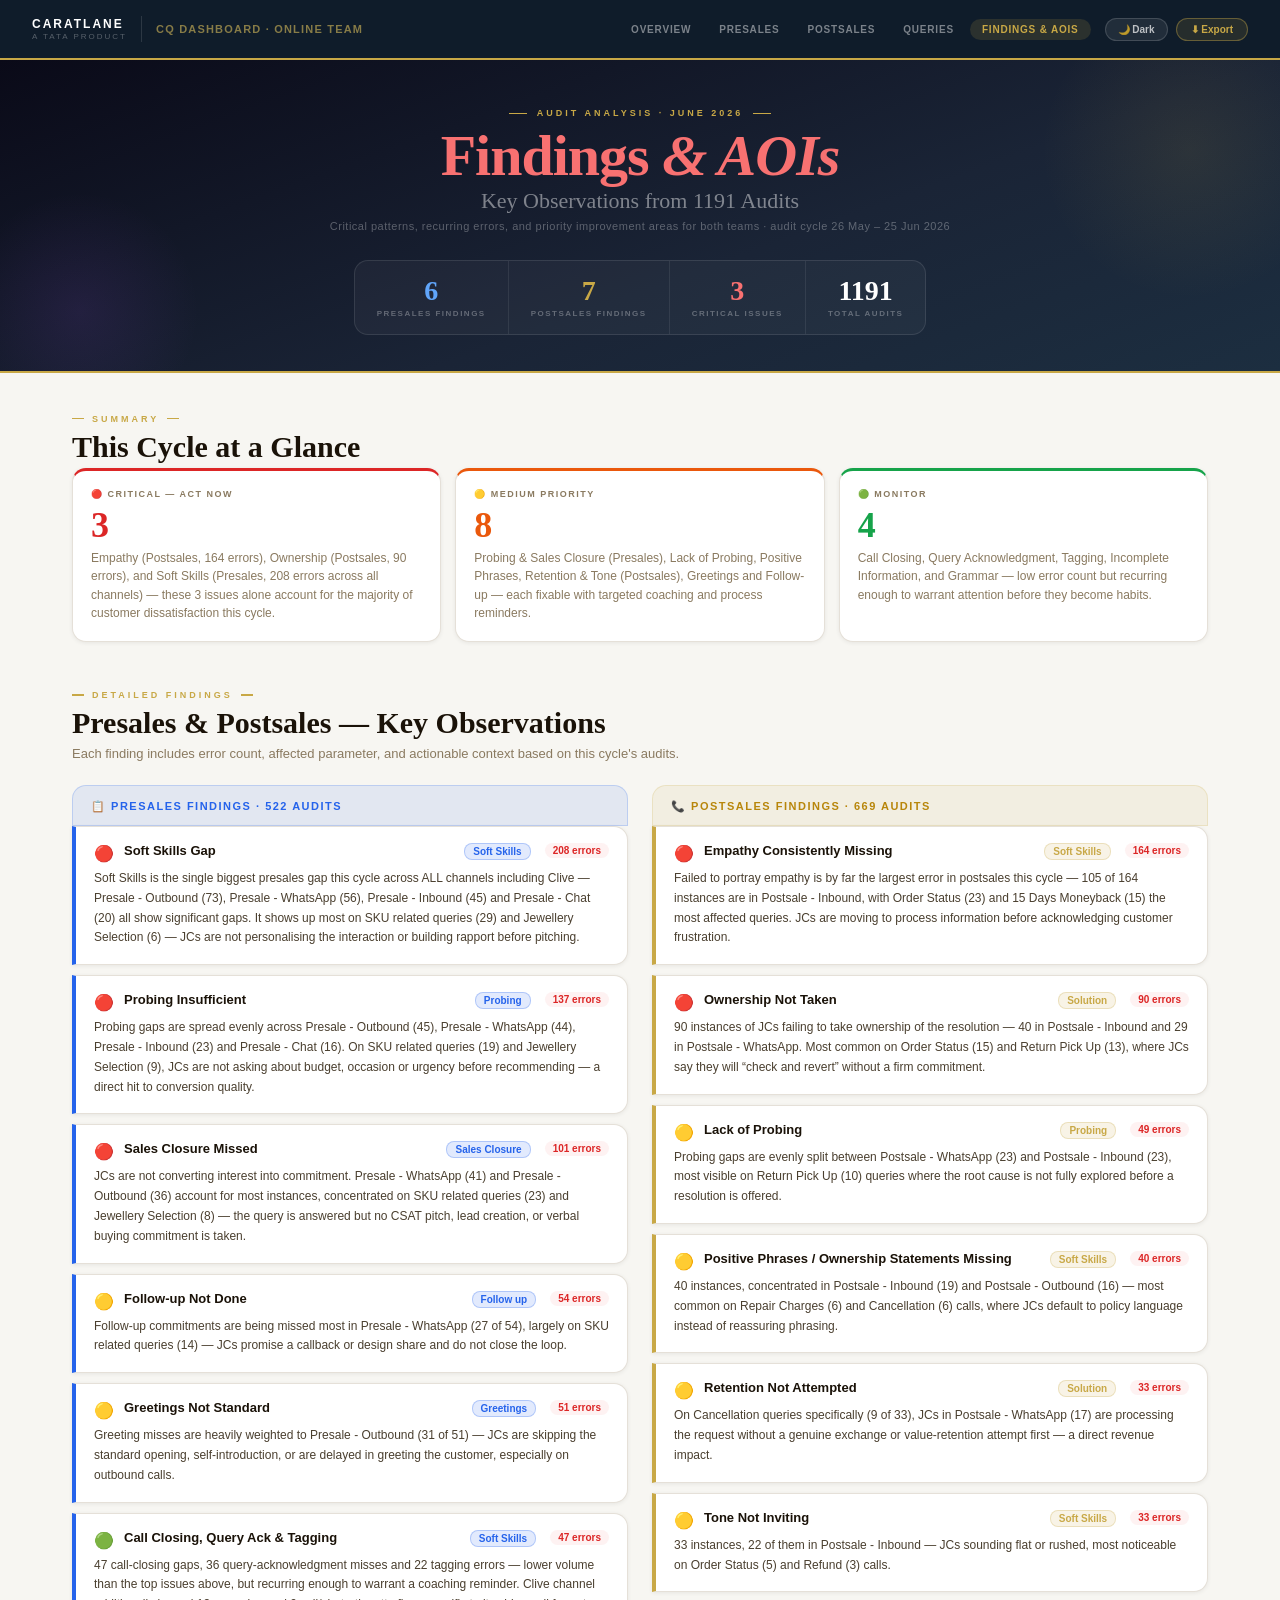
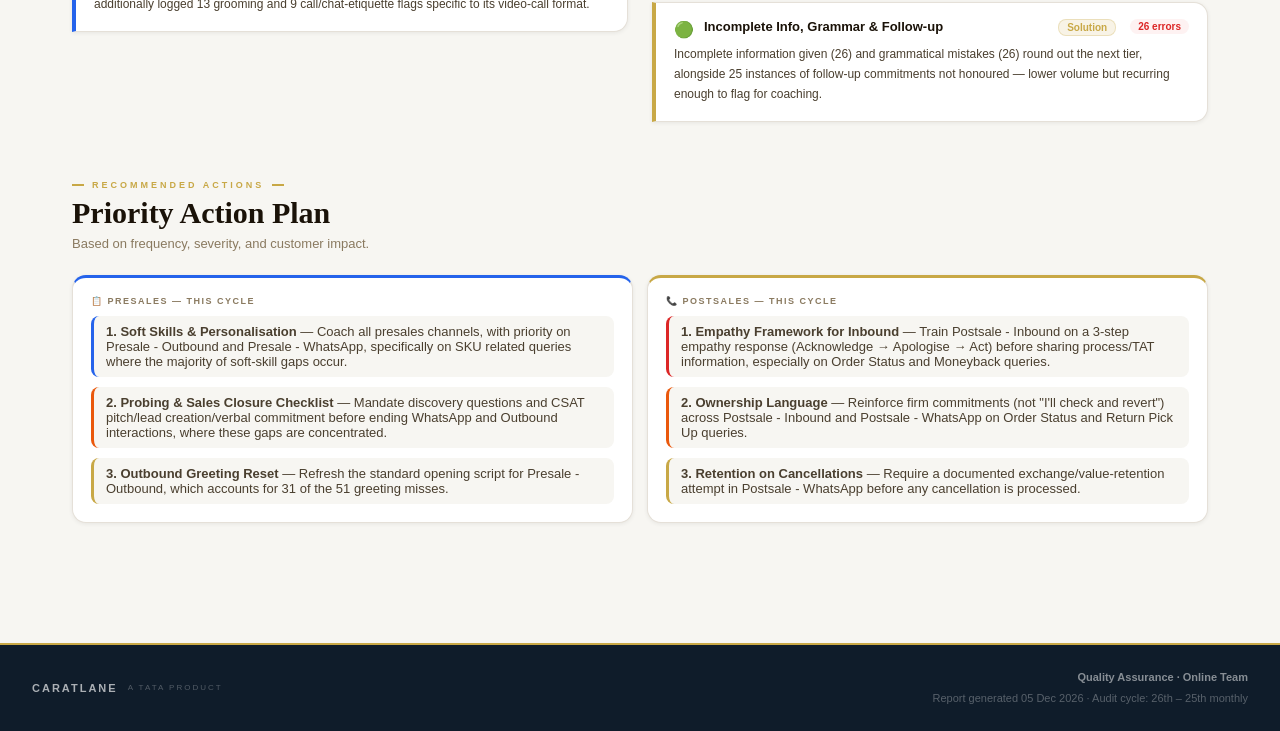
<file: findings.html>
<!DOCTYPE html>
<html lang="en" data-theme="light">
<head>
<meta charset="UTF-8"><meta name="viewport" content="width=device-width,initial-scale=1.0">
<title>Findings & AOIs · June 2026</title>
<link rel="stylesheet" href="theme.css">
<script src="data.js"></script><script src="utils.js"></script>
</head>
<body>
<div id="hdr-mount"></div>
<div class="page-hero">
  <div class="hero-glow"></div><div class="hero-glow2"></div>
  <div class="hero-inner">
    <div class="hero-ey">Audit Analysis · June 2026</div>
    <div class="hero-ttl" style="color:#f87171;">Findings <em>&amp; AOIs</em></div>
    <div class="hero-date">Key Observations from 1191 Audits</div>
    <div class="hero-sub">Critical patterns, recurring errors, and priority improvement areas for both teams · audit cycle 26 May – 25 Jun 2026</div>
    <div class="hero-stats">
      <div class="hs"><div class="hs-val blue" data-cu="6">6</div><div class="hs-lbl">Presales Findings</div></div>
      <div class="hs"><div class="hs-val gold" data-cu="7">7</div><div class="hs-lbl">Postsales Findings</div></div>
      <div class="hs"><div class="hs-val red" data-cu="3">3</div><div class="hs-lbl">Critical Issues</div></div>
      <div class="hs"><div class="hs-val white" data-cu="1191">1191</div><div class="hs-lbl">Total Audits</div></div>
    </div>
  </div>
</div>
<div class="main">

  <!-- SUMMARY CALLOUT -->
  <div class="sec">
    <div class="sec-ey">Summary</div>
    <div class="sec-ttl">This Cycle at a Glance</div>
    <div class="ig3">
      <div class="ic red"><div class="ic-lbl">🔴 Critical — Act Now</div><div class="ic-val red">3</div><div class="ic-sub">Empathy (Postsales, 164 errors), Ownership (Postsales, 90 errors), and Soft Skills (Presales, 208 errors across all channels) — these 3 issues alone account for the majority of customer dissatisfaction this cycle.</div></div>
      <div class="ic orange"><div class="ic-lbl">🟡 Medium Priority</div><div class="ic-val orange">8</div><div class="ic-sub">Probing &amp; Sales Closure (Presales), Lack of Probing, Positive Phrases, Retention &amp; Tone (Postsales), Greetings and Follow-up — each fixable with targeted coaching and process reminders.</div></div>
      <div class="ic green"><div class="ic-lbl">🟢 Monitor</div><div class="ic-val green">4</div><div class="ic-sub">Call Closing, Query Acknowledgment, Tagging, Incomplete Information, and Grammar — low error count but recurring enough to warrant attention before they become habits.</div></div>
    </div>
  </div>

  <!-- FINDINGS SIDE BY SIDE -->
  <div class="sec">
    <div class="sec-ey">Detailed Findings</div>
    <div class="sec-ttl">Presales &amp; Postsales — Key Observations</div>
    <div class="sec-sub">Each finding includes error count, affected parameter, and actionable context based on this cycle's audits.</div>
    <div style="display:grid;grid-template-columns:1fr 1fr;gap:24px;">
      <div>
        <div style="background:#2563eb18;border:1.5px solid #2563eb33;border-radius:14px 14px 0 0;padding:14px 18px 12px;margin-bottom:0;">
          <div style="font-size:11px;font-weight:700;letter-spacing:1.5px;text-transform:uppercase;color:#2563eb;">📋 PRESALES FINDINGS · 522 Audits</div>
        </div>
        <div class="finding-card" style="--fc:#2563eb;">
      <div class="finding-top">
        <span class="finding-icon">🔴</span>
        <span class="finding-ttl">Soft Skills Gap</span>
        <span class="finding-tag" style="background:#2563eb22;color:#2563eb;border:1px solid #2563eb44;">Soft Skills</span>
        <span class="finding-cnt">208 errors</span>
      </div>
      <div class="finding-txt">Soft Skills is the single biggest presales gap this cycle across ALL channels including Clive — Presale - Outbound (73), Presale - WhatsApp (56), Presale - Inbound (45) and Presale - Chat (20) all show significant gaps. It shows up most on SKU related queries (29) and Jewellery Selection (6) — JCs are not personalising the interaction or building rapport before pitching.</div>
    </div>
<div class="finding-card" style="--fc:#2563eb;">
      <div class="finding-top">
        <span class="finding-icon">🔴</span>
        <span class="finding-ttl">Probing Insufficient</span>
        <span class="finding-tag" style="background:#2563eb22;color:#2563eb;border:1px solid #2563eb44;">Probing</span>
        <span class="finding-cnt">137 errors</span>
      </div>
      <div class="finding-txt">Probing gaps are spread evenly across Presale - Outbound (45), Presale - WhatsApp (44), Presale - Inbound (23) and Presale - Chat (16). On SKU related queries (19) and Jewellery Selection (9), JCs are not asking about budget, occasion or urgency before recommending — a direct hit to conversion quality.</div>
    </div>
<div class="finding-card" style="--fc:#2563eb;">
      <div class="finding-top">
        <span class="finding-icon">🔴</span>
        <span class="finding-ttl">Sales Closure Missed</span>
        <span class="finding-tag" style="background:#2563eb22;color:#2563eb;border:1px solid #2563eb44;">Sales Closure</span>
        <span class="finding-cnt">101 errors</span>
      </div>
      <div class="finding-txt">JCs are not converting interest into commitment. Presale - WhatsApp (41) and Presale - Outbound (36) account for most instances, concentrated on SKU related queries (23) and Jewellery Selection (8) — the query is answered but no CSAT pitch, lead creation, or verbal buying commitment is taken.</div>
    </div>
<div class="finding-card" style="--fc:#2563eb;">
      <div class="finding-top">
        <span class="finding-icon">🟡</span>
        <span class="finding-ttl">Follow-up Not Done</span>
        <span class="finding-tag" style="background:#2563eb22;color:#2563eb;border:1px solid #2563eb44;">Follow up</span>
        <span class="finding-cnt">54 errors</span>
      </div>
      <div class="finding-txt">Follow-up commitments are being missed most in Presale - WhatsApp (27 of 54), largely on SKU related queries (14) — JCs promise a callback or design share and do not close the loop.</div>
    </div>
<div class="finding-card" style="--fc:#2563eb;">
      <div class="finding-top">
        <span class="finding-icon">🟡</span>
        <span class="finding-ttl">Greetings Not Standard</span>
        <span class="finding-tag" style="background:#2563eb22;color:#2563eb;border:1px solid #2563eb44;">Greetings</span>
        <span class="finding-cnt">51 errors</span>
      </div>
      <div class="finding-txt">Greeting misses are heavily weighted to Presale - Outbound (31 of 51) — JCs are skipping the standard opening, self-introduction, or are delayed in greeting the customer, especially on outbound calls.</div>
    </div>
<div class="finding-card" style="--fc:#2563eb;">
      <div class="finding-top">
        <span class="finding-icon">🟢</span>
        <span class="finding-ttl">Call Closing, Query Ack &amp; Tagging</span>
        <span class="finding-tag" style="background:#2563eb22;color:#2563eb;border:1px solid #2563eb44;">Soft Skills</span>
        <span class="finding-cnt">47 errors</span>
      </div>
      <div class="finding-txt">47 call-closing gaps, 36 query-acknowledgment misses and 22 tagging errors — lower volume than the top issues above, but recurring enough to warrant a coaching reminder. Clive channel additionally logged 13 grooming and 9 call/chat-etiquette flags specific to its video-call format.</div>
    </div>
      </div>
      <div>
        <div style="background:#c8a84618;border:1.5px solid #c8a84633;border-radius:14px 14px 0 0;padding:14px 18px 12px;margin-bottom:0;">
          <div style="font-size:11px;font-weight:700;letter-spacing:1.5px;text-transform:uppercase;color:#b8860b;">📞 POSTSALES FINDINGS · 669 Audits</div>
        </div>
        <div class="finding-card" style="--fc:#c8a846;">
      <div class="finding-top">
        <span class="finding-icon">🔴</span>
        <span class="finding-ttl">Empathy Consistently Missing</span>
        <span class="finding-tag" style="background:#c8a84622;color:#c8a846;border:1px solid #c8a84644;">Soft Skills</span>
        <span class="finding-cnt">164 errors</span>
      </div>
      <div class="finding-txt">Failed to portray empathy is by far the largest error in postsales this cycle — 105 of 164 instances are in Postsale - Inbound, with Order Status (23) and 15 Days Moneyback (15) the most affected queries. JCs are moving to process information before acknowledging customer frustration.</div>
    </div>
<div class="finding-card" style="--fc:#c8a846;">
      <div class="finding-top">
        <span class="finding-icon">🔴</span>
        <span class="finding-ttl">Ownership Not Taken</span>
        <span class="finding-tag" style="background:#c8a84622;color:#c8a846;border:1px solid #c8a84644;">Solution</span>
        <span class="finding-cnt">90 errors</span>
      </div>
      <div class="finding-txt">90 instances of JCs failing to take ownership of the resolution — 40 in Postsale - Inbound and 29 in Postsale - WhatsApp. Most common on Order Status (15) and Return Pick Up (13), where JCs say they will “check and revert” without a firm commitment.</div>
    </div>
<div class="finding-card" style="--fc:#c8a846;">
      <div class="finding-top">
        <span class="finding-icon">🟡</span>
        <span class="finding-ttl">Lack of Probing</span>
        <span class="finding-tag" style="background:#c8a84622;color:#c8a846;border:1px solid #c8a84644;">Probing</span>
        <span class="finding-cnt">49 errors</span>
      </div>
      <div class="finding-txt">Probing gaps are evenly split between Postsale - WhatsApp (23) and Postsale - Inbound (23), most visible on Return Pick Up (10) queries where the root cause is not fully explored before a resolution is offered.</div>
    </div>
<div class="finding-card" style="--fc:#c8a846;">
      <div class="finding-top">
        <span class="finding-icon">🟡</span>
        <span class="finding-ttl">Positive Phrases / Ownership Statements Missing</span>
        <span class="finding-tag" style="background:#c8a84622;color:#c8a846;border:1px solid #c8a84644;">Soft Skills</span>
        <span class="finding-cnt">40 errors</span>
      </div>
      <div class="finding-txt">40 instances, concentrated in Postsale - Inbound (19) and Postsale - Outbound (16) — most common on Repair Charges (6) and Cancellation (6) calls, where JCs default to policy language instead of reassuring phrasing.</div>
    </div>
<div class="finding-card" style="--fc:#c8a846;">
      <div class="finding-top">
        <span class="finding-icon">🟡</span>
        <span class="finding-ttl">Retention Not Attempted</span>
        <span class="finding-tag" style="background:#c8a84622;color:#c8a846;border:1px solid #c8a84644;">Solution</span>
        <span class="finding-cnt">33 errors</span>
      </div>
      <div class="finding-txt">On Cancellation queries specifically (9 of 33), JCs in Postsale - WhatsApp (17) are processing the request without a genuine exchange or value-retention attempt first — a direct revenue impact.</div>
    </div>
<div class="finding-card" style="--fc:#c8a846;">
      <div class="finding-top">
        <span class="finding-icon">🟡</span>
        <span class="finding-ttl">Tone Not Inviting</span>
        <span class="finding-tag" style="background:#c8a84622;color:#c8a846;border:1px solid #c8a84644;">Soft Skills</span>
        <span class="finding-cnt">33 errors</span>
      </div>
      <div class="finding-txt">33 instances, 22 of them in Postsale - Inbound — JCs sounding flat or rushed, most noticeable on Order Status (5) and Refund (3) calls.</div>
    </div>
<div class="finding-card" style="--fc:#c8a846;">
      <div class="finding-top">
        <span class="finding-icon">🟢</span>
        <span class="finding-ttl">Incomplete Info, Grammar &amp; Follow-up</span>
        <span class="finding-tag" style="background:#c8a84622;color:#c8a846;border:1px solid #c8a84644;">Solution</span>
        <span class="finding-cnt">26 errors</span>
      </div>
      <div class="finding-txt">Incomplete information given (26) and grammatical mistakes (26) round out the next tier, alongside 25 instances of follow-up commitments not honoured — lower volume but recurring enough to flag for coaching.</div>
    </div>
      </div>
    </div>
  </div>

  <!-- ACTION PLAN -->
  <div class="sec">
    <div class="sec-ey">Recommended Actions</div>
    <div class="sec-ttl">Priority Action Plan</div>
    <div class="sec-sub">Based on frequency, severity, and customer impact.</div>
    <div class="ig2">
      <div class="ic blue">
        <div class="ic-lbl">📋 Presales — This Cycle</div>
        <div style="margin-top:10px;display:flex;flex-direction:column;gap:10px;">
          <div style="font-size:13px;color:var(--txt2);padding:8px 12px;background:var(--body);border-radius:8px;border-left:3px solid var(--blue);"><strong>1. Soft Skills &amp; Personalisation</strong> — Coach all presales channels, with priority on Presale - Outbound and Presale - WhatsApp, specifically on SKU related queries where the majority of soft-skill gaps occur.</div>
          <div style="font-size:13px;color:var(--txt2);padding:8px 12px;background:var(--body);border-radius:8px;border-left:3px solid var(--orange);"><strong>2. Probing &amp; Sales Closure Checklist</strong> — Mandate discovery questions and CSAT pitch/lead creation/verbal commitment before ending WhatsApp and Outbound interactions, where these gaps are concentrated.</div>
          <div style="font-size:13px;color:var(--txt2);padding:8px 12px;background:var(--body);border-radius:8px;border-left:3px solid var(--gold);"><strong>3. Outbound Greeting Reset</strong> — Refresh the standard opening script for Presale - Outbound, which accounts for 31 of the 51 greeting misses.</div>
        </div>
      </div>
      <div class="ic gold">
        <div class="ic-lbl">📞 Postsales — This Cycle</div>
        <div style="margin-top:10px;display:flex;flex-direction:column;gap:10px;">
          <div style="font-size:13px;color:var(--txt2);padding:8px 12px;background:var(--body);border-radius:8px;border-left:3px solid var(--red);"><strong>1. Empathy Framework for Inbound</strong> — Train Postsale - Inbound on a 3-step empathy response (Acknowledge → Apologise → Act) before sharing process/TAT information, especially on Order Status and Moneyback queries.</div>
          <div style="font-size:13px;color:var(--txt2);padding:8px 12px;background:var(--body);border-radius:8px;border-left:3px solid var(--orange);"><strong>2. Ownership Language</strong> — Reinforce firm commitments (not "I'll check and revert") across Postsale - Inbound and Postsale - WhatsApp on Order Status and Return Pick Up queries.</div>
          <div style="font-size:13px;color:var(--txt2);padding:8px 12px;background:var(--body);border-radius:8px;border-left:3px solid var(--gold);"><strong>3. Retention on Cancellations</strong> — Require a documented exchange/value-retention attempt in Postsale - WhatsApp before any cancellation is processed.</div>
        </div>
      </div>
    </div>
  </div>

</div>
<div id="ftr-mount"></div>
<script>
document.getElementById('hdr-mount').innerHTML = renderHeader('findings.html');
document.getElementById('ftr-mount').innerHTML = renderFooter();
</script>
</body></html>
</file>
<file: theme.css>
[data-theme="light"]{--navy2:#0f1c2a;--body:#f7f6f2;--surface:#fff;--bdr:#e5e0d8;--txt:#1a1208;--txt2:#4a3f2f;--txt3:#8a7a60;--card:#fff;--card-bdr:#e5e0d8;--trow:#fff;--thover:#faf8f4;--ttotal:#f7f5f0;--chart-bg:#fff;--sh-sm:0 1px 4px rgba(0,0,0,.07);--sh-md:0 4px 16px rgba(0,0,0,.09);--sh-lg:0 8px 32px rgba(0,0,0,.13);}
[data-theme="dark"]{--navy2:#0a0a14;--body:#0f0f1a;--surface:#1a1a2e;--bdr:#2a2a3e;--txt:#e8e4f0;--txt2:#b8b0cc;--txt3:#7a7090;--card:#1a1a2e;--card-bdr:#2a2a3e;--trow:#1a1a2e;--thover:#242438;--ttotal:#141420;--chart-bg:#1a1a2e;--sh-sm:0 1px 4px rgba(0,0,0,.3);--sh-md:0 4px 16px rgba(0,0,0,.4);--sh-lg:0 8px 32px rgba(0,0,0,.5);}
:root{--gold:#c8a846;--gold-lt:#e8c86a;--gold-pale:#fffbe6;--green:#16a34a;--green-lt:#22c55e;--green-pale:#f0fdf4;--red:#dc2626;--red-pale:#fef2f2;--orange:#ea580c;--orange-pale:#fff7ed;--blue:#2563eb;--blue-pale:#eff6ff;--purple:#7c3aed;}
[data-theme="dark"]{--gold-pale:#2a2010;--green-pale:#0a1f10;--red-pale:#1f0a0a;--orange-pale:#1f1008;--blue-pale:#0a1020;}
*{box-sizing:border-box;margin:0;padding:0;}html{scroll-behavior:smooth;}
body{font-family:'Segoe UI','Helvetica Neue',Arial,sans-serif;background:var(--body);color:var(--txt);overflow-x:hidden;transition:background .3s,color .3s;}
/* HEADER */
.hdr{background:var(--navy2);border-bottom:2px solid var(--gold);position:sticky;top:0;z-index:900;height:60px;display:flex;align-items:center;padding:0 32px;gap:14px;}
.hdr-logo-wrap{display:flex;align-items:center;gap:9px;flex-shrink:0;}
.hdr-brand{display:flex;flex-direction:column;}
.hdr-name{font-size:12px;font-weight:700;letter-spacing:2px;text-transform:uppercase;color:#fff;line-height:1.2;}
.hdr-tata{font-size:8px;letter-spacing:2px;text-transform:uppercase;color:rgba(255,255,255,.3);}
.hdr-sep{width:1px;height:26px;background:rgba(255,255,255,.12);flex-shrink:0;}
.hdr-title{font-size:11px;font-weight:600;letter-spacing:1.2px;text-transform:uppercase;color:rgba(255,220,100,.5);flex:1;}
.hdr-nav{display:flex;gap:4px;align-items:center;}
.nav-link{font-size:10px;font-weight:700;letter-spacing:.8px;text-transform:uppercase;color:rgba(255,255,255,.45);padding:5px 12px;border-radius:16px;text-decoration:none;transition:all .2s;white-space:nowrap;}
.nav-link:hover,.nav-link.active{background:rgba(200,168,70,.15);color:var(--gold);border-color:rgba(200,168,70,.3);}
.hdr-actions{display:flex;align-items:center;gap:8px;margin-left:auto;}
.dm-btn{background:rgba(255,255,255,.08);border:1.5px solid rgba(255,255,255,.15);color:rgba(255,255,255,.7);padding:5px 12px;border-radius:20px;font-size:10px;font-weight:700;cursor:pointer;transition:all .2s;white-space:nowrap;}
.dm-btn:hover{background:rgba(255,255,255,.15);color:#fff;}
.pdf-btn{background:rgba(200,168,70,.12);border:1.5px solid rgba(200,168,70,.4);color:var(--gold);padding:5px 14px;border-radius:20px;font-size:10px;font-weight:700;cursor:pointer;transition:all .2s;}
.pdf-btn:hover{background:rgba(200,168,70,.22);}
/* LAYOUT */
.main{max-width:1200px;margin:0 auto;padding:32px 32px 80px;}
.page-hero{background:linear-gradient(160deg,#0a0a18 0%,#1a2436 60%,#1c2e40 100%);padding:40px 32px 36px;border-bottom:2px solid var(--gold);text-align:center;position:relative;overflow:hidden;}
.hero-glow{position:absolute;top:-60px;right:-60px;width:300px;height:300px;background:radial-gradient(circle,rgba(200,168,70,.1) 0%,transparent 70%);pointer-events:none;}
.hero-glow2{position:absolute;bottom:-60px;left:-40px;width:240px;height:240px;background:radial-gradient(circle,rgba(168,85,247,.1) 0%,transparent 70%);pointer-events:none;}
.hero-inner{position:relative;z-index:2;max-width:900px;margin:0 auto;}
.hero-ey{font-size:9px;font-weight:700;letter-spacing:3px;text-transform:uppercase;color:var(--gold);margin-bottom:10px;display:inline-flex;align-items:center;gap:10px;}
.hero-ey::before,.hero-ey::after{content:'';width:18px;height:1.5px;background:var(--gold);}
.hero-ttl{font-family:Georgia,serif;font-size:clamp(32px,5vw,58px);font-weight:800;color:#a855f7;line-height:.95;letter-spacing:-1px;margin-bottom:5px;}
.hero-date{font-family:Georgia,serif;font-size:clamp(15px,2vw,22px);color:rgba(255,255,255,.45);margin-bottom:6px;}
.hero-sub{font-size:11px;color:rgba(255,255,255,.3);letter-spacing:.5px;margin-bottom:28px;}
.hero-stats{display:inline-flex;background:rgba(255,255,255,.04);border:1.5px solid rgba(255,255,255,.1);border-radius:14px;overflow:hidden;flex-wrap:wrap;justify-content:center;}
.hs{padding:16px 22px;border-right:1px solid rgba(255,255,255,.08);transition:background .2s;}
.hs:last-child{border-right:none;}
.hs:hover{background:rgba(255,255,255,.06);}
.hs-val{font-family:Georgia,serif;font-size:28px;font-weight:800;line-height:1;margin-bottom:4px;}
.hs-val.gold{color:var(--gold);}.hs-val.green{color:var(--green-lt);}.hs-val.red{color:#f87171;}.hs-val.white{color:#fff;}.hs-val.blue{color:#60a5fa;}.hs-val.purple{color:#c084fc;}
.hs-lbl{font-size:8px;font-weight:700;letter-spacing:1.5px;text-transform:uppercase;color:rgba(255,255,255,.3);}
/* SECTION */
.sec{margin-bottom:40px;}
.sec-ey{font-size:9px;font-weight:700;letter-spacing:3px;text-transform:uppercase;color:var(--gold);margin-bottom:6px;display:inline-flex;align-items:center;gap:8px;}
.sec-ey::before,.sec-ey::after{content:'';width:12px;height:1.5px;background:var(--gold);}
.sec-ttl{font-family:Georgia,serif;font-size:clamp(20px,2.5vw,30px);font-weight:700;color:var(--txt);margin-bottom:4px;}
.sec-sub{font-size:13px;color:var(--txt3);margin-bottom:20px;line-height:1.6;}
/* INSIGHT CARDS */
.ig2{display:grid;grid-template-columns:repeat(2,1fr);gap:14px;}
.ig3{display:grid;grid-template-columns:repeat(3,1fr);gap:14px;}
.ig4{display:grid;grid-template-columns:repeat(4,1fr);gap:14px;}
.ic{background:var(--card);border:1.5px solid var(--card-bdr);border-top:3px solid var(--ic-acc,var(--card-bdr));border-radius:14px;padding:18px;box-shadow:var(--sh-sm);transition:transform .2s,box-shadow .2s;}
.ic:hover{transform:translateY(-4px);box-shadow:var(--sh-md);}
.ic.gold{--ic-acc:var(--gold);}.ic.green{--ic-acc:var(--green);}.ic.red{--ic-acc:var(--red);}.ic.orange{--ic-acc:var(--orange);}.ic.blue{--ic-acc:var(--blue);}.ic.purple{--ic-acc:var(--purple);}
.ic-lbl{font-size:9px;font-weight:700;letter-spacing:1.5px;text-transform:uppercase;color:var(--txt3);margin-bottom:8px;}
.ic-val{font-family:Georgia,serif;font-size:36px;font-weight:800;line-height:1;margin-bottom:6px;}
.ic-val.gold{color:var(--gold);}.ic-val.green{color:var(--green);}.ic-val.red{color:var(--red);}.ic-val.orange{color:var(--orange);}.ic-val.blue{color:var(--blue);}.ic-val.purple{color:var(--purple);}
.ic-sub{font-size:12px;color:var(--txt3);line-height:1.55;}
/* TABLES */
.tbl-wrap{border-radius:14px;overflow:hidden;box-shadow:var(--sh-md);}
.tbl{width:100%;border-collapse:collapse;font-size:13px;}
.tbl thead tr{background:#0f1c2a;}
.tbl thead th{color:rgba(255,255,255,.6);font-size:10px;font-weight:700;letter-spacing:1.5px;text-transform:uppercase;padding:11px 14px;text-align:center;}
.tbl tbody tr{background:var(--trow);border-bottom:1px solid var(--bdr);transition:background .15s;}
.tbl tbody tr:hover{background:var(--thover);}
.tbl tbody td{padding:11px 14px;text-align:center;vertical-align:middle;}
.tbl tbody tr.total-row{background:var(--ttotal);font-weight:700;}
.agent-cell{display:flex;align-items:center;gap:10px;text-align:left;}
.av{width:32px;height:32px;border-radius:50%;color:#fff;font-size:11px;font-weight:700;display:flex;align-items:center;justify-content:center;flex-shrink:0;}
.anm{font-weight:600;color:var(--txt);font-size:13px;}
.ahint{font-size:10px;color:var(--txt3);margin-top:1px;}
.ncf-ok{display:inline-flex;align-items:center;justify-content:center;width:22px;height:22px;border-radius:50%;background:var(--green-pale);color:var(--green);font-size:11px;font-weight:700;}
.ncf-bad{background:var(--red-pale);color:var(--red);padding:1px 7px;border-radius:10px;font-size:11px;font-weight:700;}
.bar-cell{display:flex;align-items:center;gap:8px;}
.bar-track{width:80px;height:6px;background:var(--bdr);border-radius:3px;overflow:hidden;flex-shrink:0;}
.bar-fill{height:100%;border-radius:3px;width:0;transition:width 1.2s cubic-bezier(.4,0,.2,1);}
.bg{background:linear-gradient(90deg,#c8a846,#e8c86a);}.bgg{background:linear-gradient(90deg,#16a34a,#22c55e);}.bo{background:linear-gradient(90deg,#ea580c,#fb923c);}
.pct{font-weight:700;font-size:13px;min-width:34px;}
.cg{color:#b8860b;}.cgg{color:#16a34a;}.co{color:#ea580c;}
.pill{font-size:10px;font-weight:700;padding:2px 8px;border-radius:10px;white-space:nowrap;}
/* CHARTS */
.chart-grid{display:grid;grid-template-columns:1fr 1fr;gap:20px;}
.chart-card{background:var(--chart-bg);border:1.5px solid var(--card-bdr);border-radius:14px;padding:20px;box-shadow:var(--sh-sm);transition:transform .2s,box-shadow .2s;}
.chart-card:hover{transform:translateY(-2px);box-shadow:var(--sh-md);}
.chart-card.full{grid-column:1/-1;}
.cc-ttl{font-family:Georgia,serif;font-size:16px;font-weight:700;color:var(--txt);margin-bottom:3px;}
.cc-sub{font-size:11px;color:var(--txt3);margin-bottom:12px;}
.ch{position:relative;width:100%;height:240px;}
.ch canvas{position:absolute;top:0;left:0;width:100%!important;height:100%!important;}
/* FINDINGS */
.finding-card{background:var(--card);border:1.5px solid var(--card-bdr);border-left:4px solid var(--fc,var(--gold));border-radius:0 14px 14px 0;padding:16px 18px;margin-bottom:10px;box-shadow:var(--sh-sm);transition:transform .15s;}
.finding-card:hover{transform:translateX(4px);}
.finding-top{display:flex;align-items:flex-start;gap:10px;margin-bottom:6px;}
.finding-icon{font-size:16px;flex-shrink:0;margin-top:1px;}
.finding-ttl{font-size:13px;font-weight:700;color:var(--txt);flex:1;}
.finding-tag{font-size:10px;font-weight:700;padding:2px 8px;border-radius:8px;}
.finding-cnt{font-size:10px;font-weight:700;padding:2px 8px;border-radius:8px;background:var(--red-pale);color:var(--red);margin-left:4px;}
.finding-txt{font-size:12px;color:var(--txt2);line-height:1.65;}
/* FOOTER */
.footer{background:#0f1c2a;border-top:2px solid var(--gold);padding:22px 32px;display:flex;justify-content:space-between;align-items:center;flex-wrap:wrap;gap:12px;}
.ft-l{display:flex;align-items:center;gap:10px;}
.ft-brand{font-size:11px;font-weight:700;letter-spacing:2px;text-transform:uppercase;color:rgba(255,255,255,.65);}
.ft-tata{font-size:8px;letter-spacing:2px;color:rgba(255,255,255,.28);text-transform:uppercase;}
.ft-r{text-align:right;font-size:11px;color:rgba(255,255,255,.3);line-height:1.9;}
.ft-r strong{color:rgba(255,255,255,.5);}
/* RESPONSIVE */
@media(max-width:768px){.hdr,.main,.page-hero,.footer{padding-left:16px;padding-right:16px;}.ig4,.ig3{grid-template-columns:repeat(2,1fr);}.chart-grid{grid-template-columns:1fr;}.hdr-nav{display:none;}}
@media print{.hdr{position:relative;}.hdr-actions{display:none;}.page-hero{-webkit-print-color-adjust:exact;print-color-adjust:exact;}}
</file>
